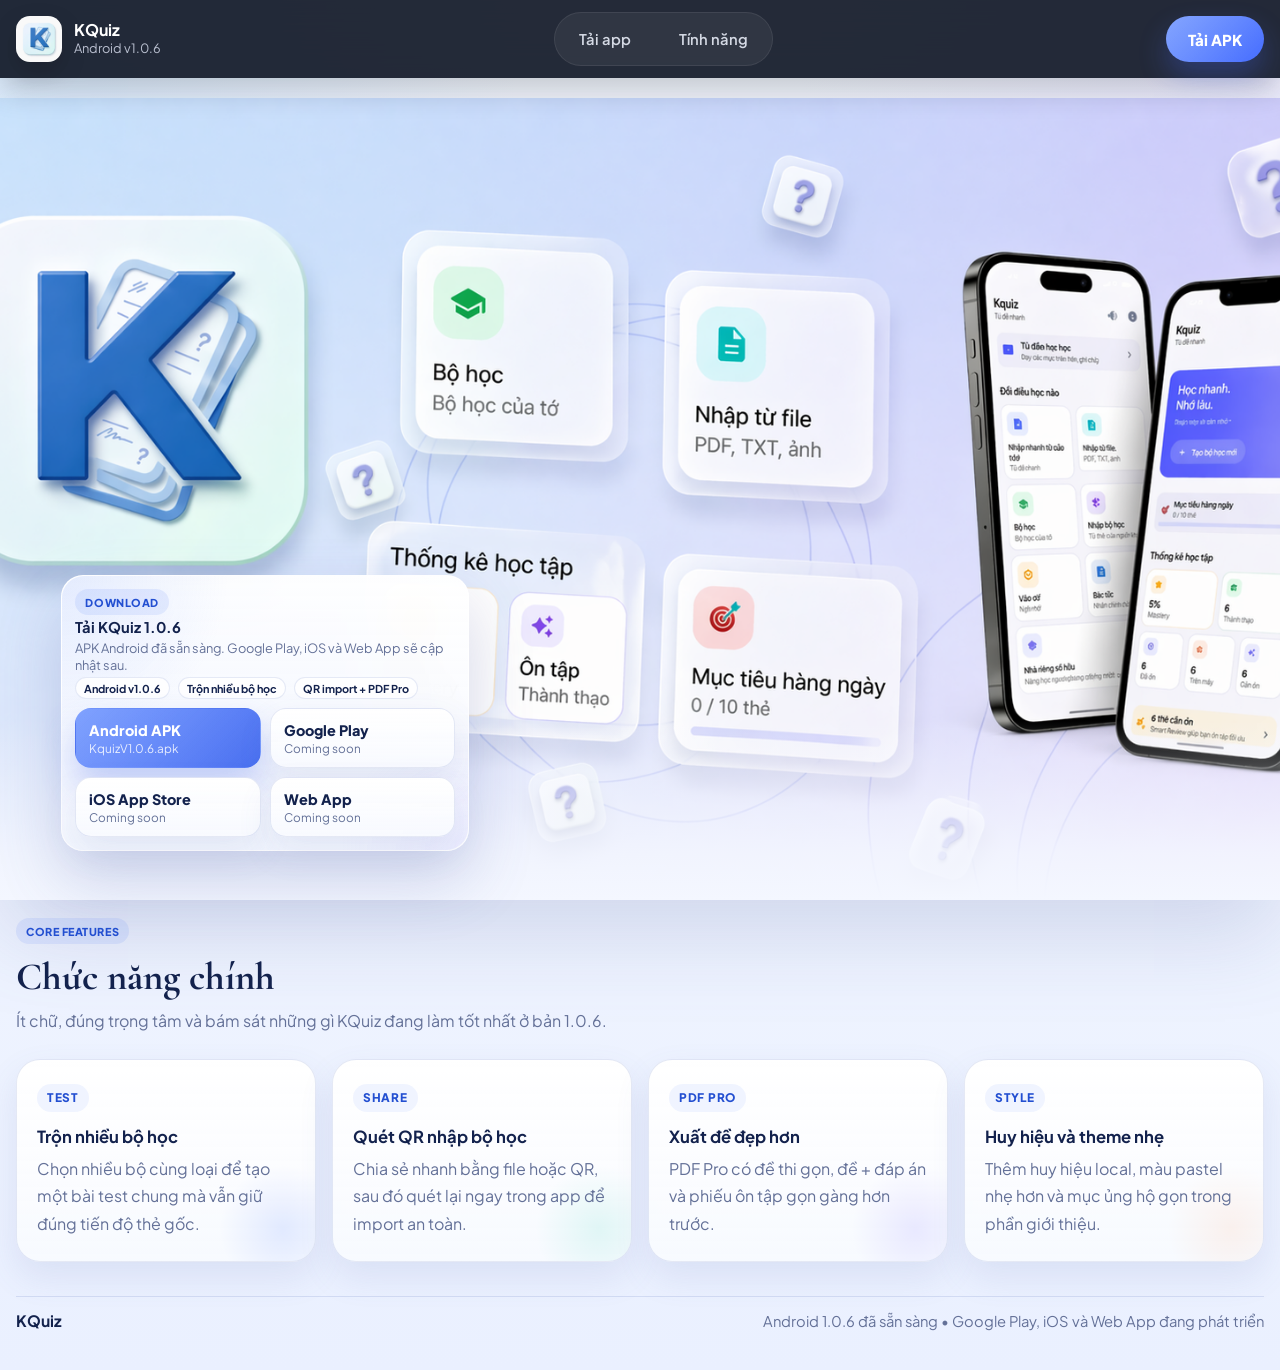
<file: index.html>
<!DOCTYPE html>
<html lang="vi">
<head>
  <meta charset="UTF-8">
  <meta name="viewport" content="width=device-width, initial-scale=1.0">
  <title>KQuiz | Tải ứng dụng học tập chính thức</title>
  <meta
    name="description"
    content="Tải KQuiz Android APK v1.0.6 với trộn nhiều bộ học, quét QR nhập bộ học, PDF Pro đẹp hơn, huy hiệu local và theme màu nhẹ."
  >
  <meta name="theme-color" content="#111827">
  <meta property="og:title" content="KQuiz | Tải ứng dụng học tập chính thức">
  <meta
    property="og:description"
    content="Trang tải chính thức của KQuiz với ảnh hero lớn, nút tải rõ ràng và phần giới thiệu ngắn về các tính năng chính của bản 1.0.6."
  >
  <meta property="og:type" content="website">
  <meta property="og:image" content="./assets/hero/hero-desktop.png">
  <link rel="preconnect" href="https://fonts.googleapis.com">
  <link rel="preconnect" href="https://fonts.gstatic.com" crossorigin>
  <link
    href="https://fonts.googleapis.com/css2?family=Cormorant+Garamond:wght@600;700&family=Plus+Jakarta+Sans:wght@400;500;600;700;800&display=swap"
    rel="stylesheet"
  >
  <link rel="icon" type="image/jpeg" href="./assets/hero/logo-k.jpg">
  <link rel="stylesheet" href="./styles.css">
</head>
<body>
  <header class="topbar">
    <div class="topbar__inner">
      <a class="brand" href="#top" aria-label="KQuiz">
        <img class="brand__icon" src="./assets/hero/logo-k.jpg" alt="Logo KQuiz">
        <span class="brand__copy">
          <strong>KQuiz</strong>
          <small>Android v1.0.6</small>
        </span>
      </a>

      <nav class="topbar__nav" aria-label="Điều hướng chính">
        <a class="topbar__link" href="#download">Tải app</a>
        <a class="topbar__link" href="#features">Tính năng</a>
      </nav>

      <a class="topbar__cta" href="./downloads/KquizV1.0.6.apk" download>Tải APK</a>
    </div>
  </header>

  <main id="top">
    <section id="download" class="hero">
      <div class="hero__inner">
        <picture class="hero__image">
          <source media="(max-width: 860px)" srcset="./assets/hero/hero-mobile.png">
          <img
            src="./assets/hero/hero-desktop.png"
            alt="Ảnh hero của KQuiz với logo K, các thẻ tính năng và mockup ứng dụng."
            fetchpriority="high"
          >
        </picture>

        <div class="hero__downloads" aria-label="Tải KQuiz">
          <div class="hero__downloads-head">
            <span class="hero__downloads-kicker">Download</span>
            <strong>Tải KQuiz 1.0.6</strong>
            <p>APK Android đã sẵn sàng. Google Play, iOS và Web App sẽ cập nhật sau.</p>
            <div class="hero__badges" aria-label="Điểm nổi bật">
              <span class="hero__badge">Android v1.0.6</span>
              <span class="hero__badge">Trộn nhiều bộ học</span>
              <span class="hero__badge">QR import + PDF Pro</span>
            </div>
          </div>

          <a class="download-button download-button--primary" href="./downloads/KquizV1.0.6.apk" download>
            <span>Android APK</span>
            <small>KquizV1.0.6.apk</small>
          </a>

          <button class="download-button" type="button" disabled>
            <span>Google Play</span>
            <small>Coming soon</small>
          </button>

          <button class="download-button" type="button" disabled>
            <span>iOS App Store</span>
            <small>Coming soon</small>
          </button>

          <button class="download-button" type="button" disabled>
            <span>Web App</span>
            <small>Coming soon</small>
          </button>
        </div>
      </div>
    </section>

    <section id="features" class="features">
      <div class="features__inner">
        <div class="features__head reveal" style="--delay: 0.02s">
          <span class="eyebrow">Core features</span>
          <h2>Chức năng chính</h2>
          <p>Ít chữ, đúng trọng tâm và bám sát những gì KQuiz đang làm tốt nhất ở bản 1.0.6.</p>
        </div>

        <div class="features__grid">
          <article class="feature feature--blue reveal" style="--delay: 0.04s">
            <span class="feature__meta">TEST</span>
            <h3>Trộn nhiều bộ học</h3>
            <p>Chọn nhiều bộ cùng loại để tạo một bài test chung mà vẫn giữ đúng tiến độ thẻ gốc.</p>
          </article>

          <article class="feature feature--mint reveal" style="--delay: 0.08s">
            <span class="feature__meta">SHARE</span>
            <h3>Quét QR nhập bộ học</h3>
            <p>Chia sẻ nhanh bằng file hoặc QR, sau đó quét lại ngay trong app để import an toàn.</p>
          </article>

          <article class="feature feature--violet reveal" style="--delay: 0.12s">
            <span class="feature__meta">PDF PRO</span>
            <h3>Xuất đề đẹp hơn</h3>
            <p>PDF Pro có đề thi gọn, đề + đáp án và phiếu ôn tập gọn gàng hơn trước.</p>
          </article>

          <article class="feature feature--peach reveal" style="--delay: 0.16s">
            <span class="feature__meta">STYLE</span>
            <h3>Huy hiệu và theme nhẹ</h3>
            <p>Thêm huy hiệu local, màu pastel nhẹ hơn và mục ủng hộ gọn trong phần giới thiệu.</p>
          </article>
        </div>
      </div>
    </section>
  </main>

  <footer class="footer">
    <div class="footer__inner">
      <strong>KQuiz</strong>
      <p>Android 1.0.6 đã sẵn sàng • Google Play, iOS và Web App đang phát triển</p>
    </div>
  </footer>

  <script src="./script.js"></script>
</body>
</html>
</file>
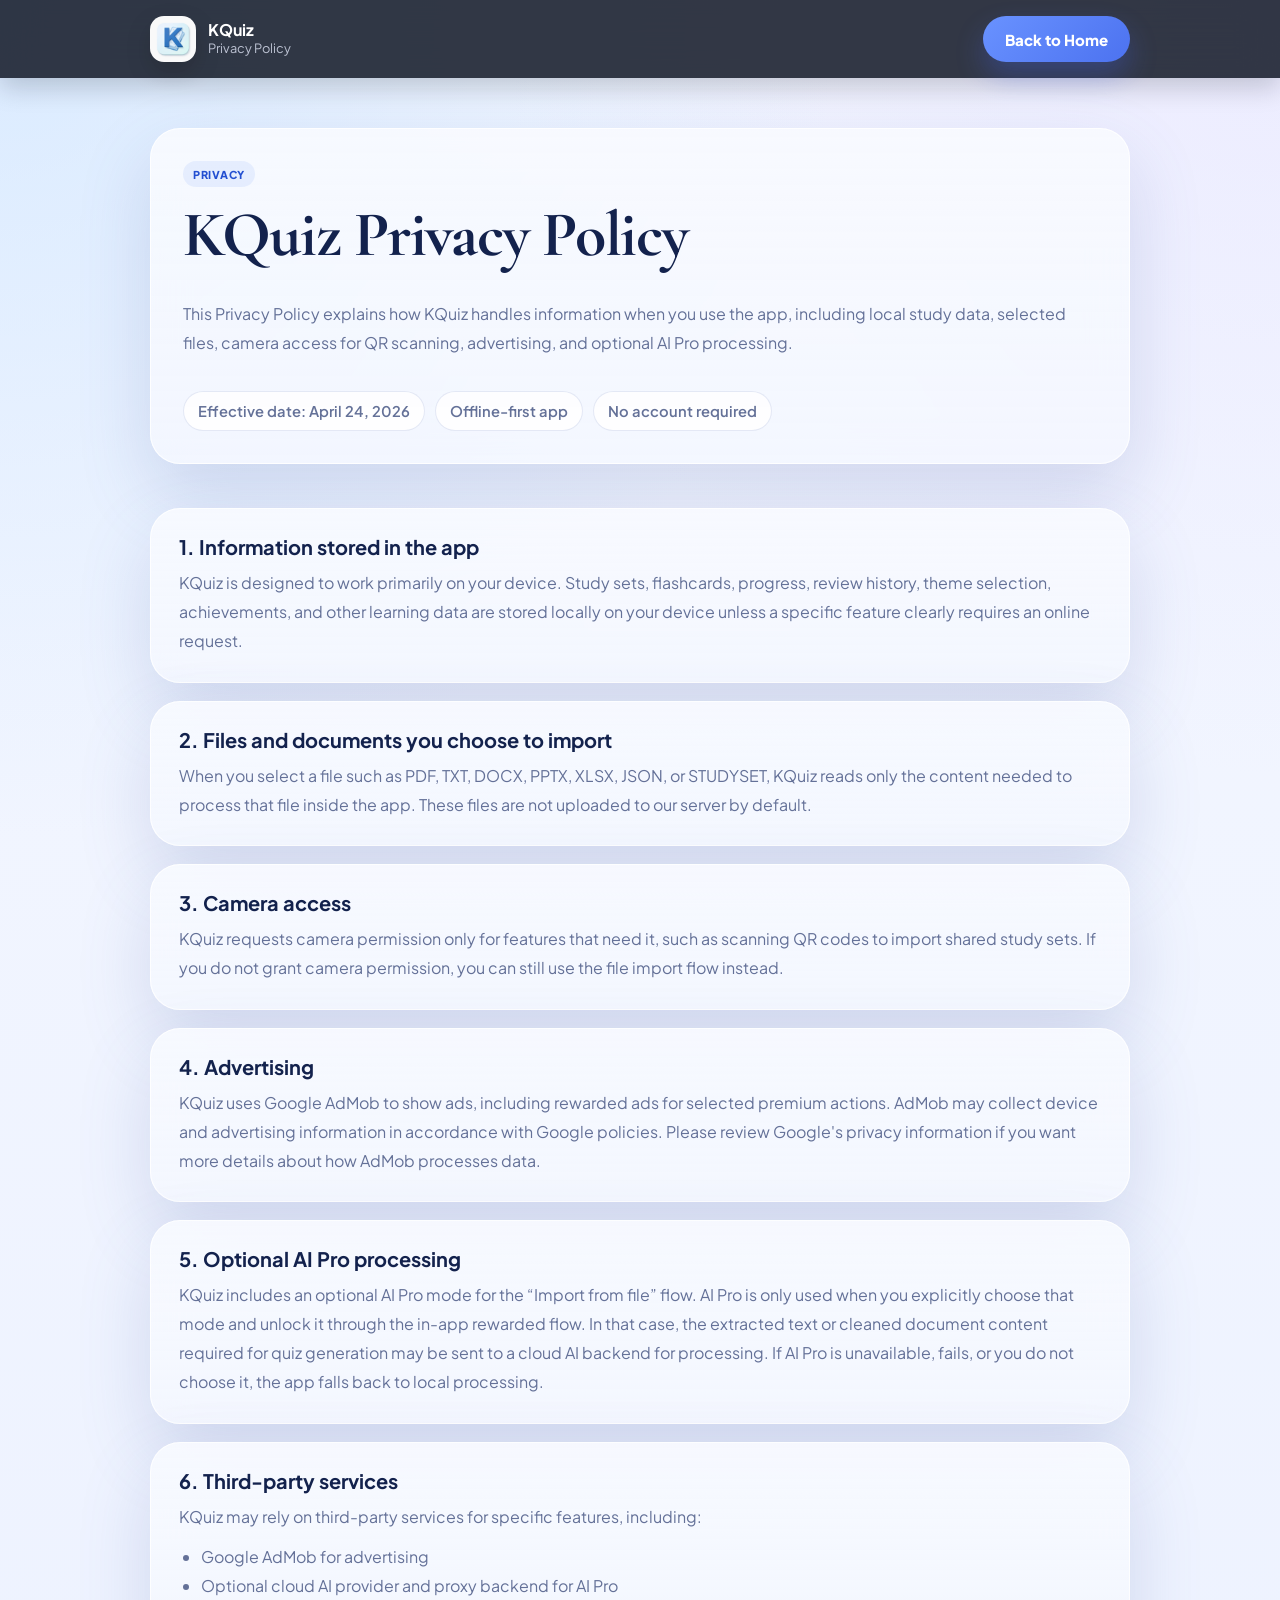
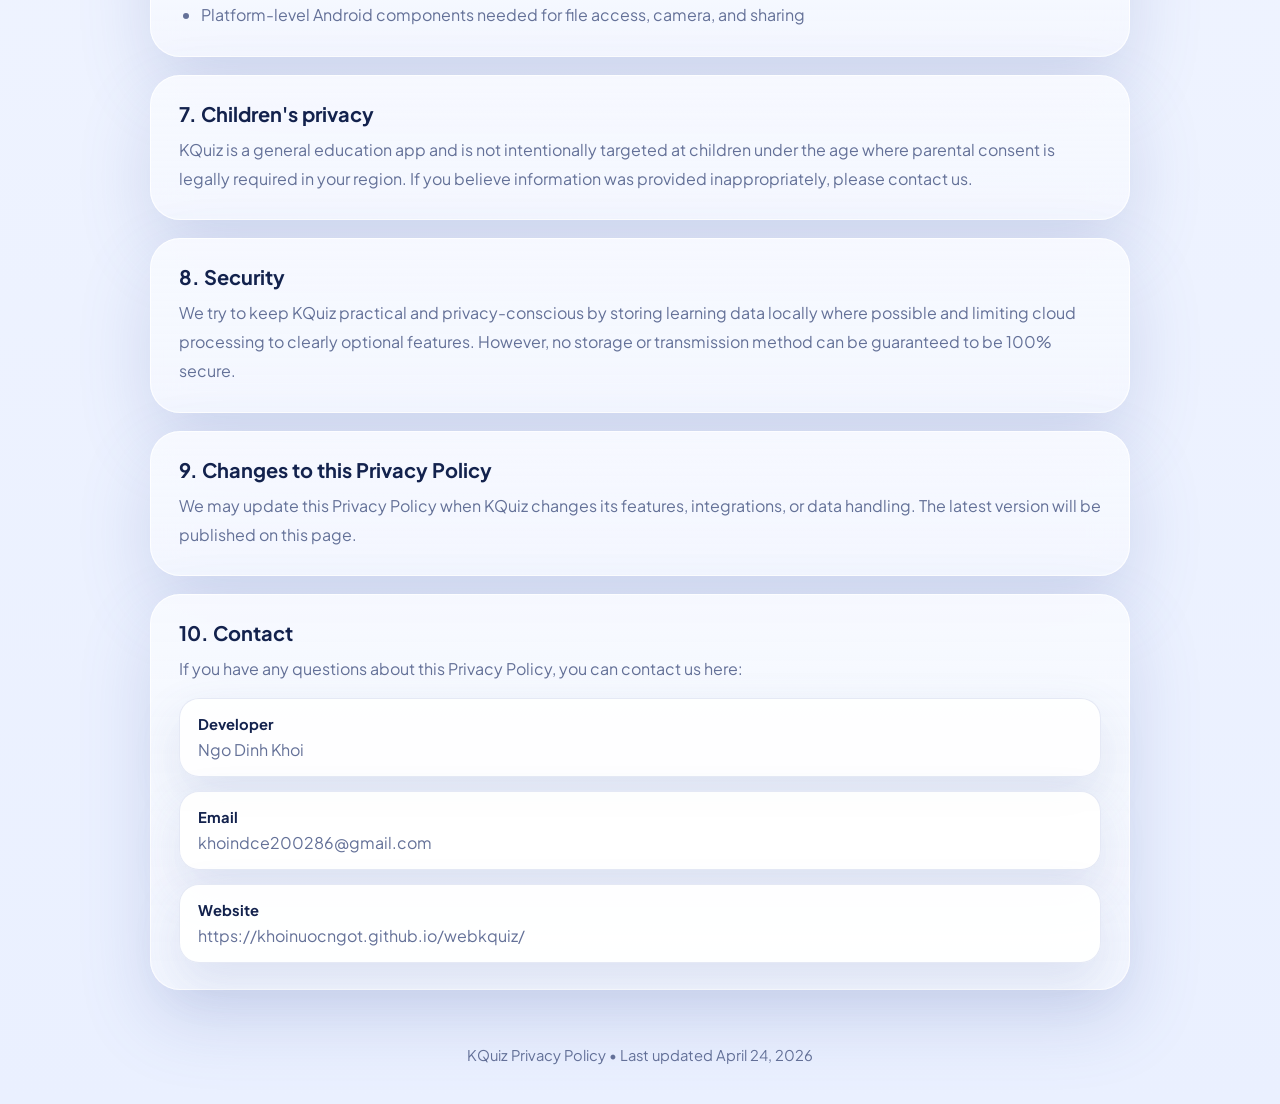
<file: privacy.html>
<!DOCTYPE html>
<html lang="en">
<head>
  <meta charset="UTF-8">
  <meta name="viewport" content="width=device-width, initial-scale=1.0">
  <title>KQuiz Privacy Policy</title>
  <meta
    name="description"
    content="Privacy Policy for KQuiz, including information about local storage, file access, camera access, ads, and optional AI Pro processing."
  >
  <meta name="theme-color" content="#111827">
  <link rel="preconnect" href="https://fonts.googleapis.com">
  <link rel="preconnect" href="https://fonts.gstatic.com" crossorigin>
  <link
    href="https://fonts.googleapis.com/css2?family=Cormorant+Garamond:wght@600;700&family=Plus+Jakarta+Sans:wght@400;500;600;700;800&display=swap"
    rel="stylesheet"
  >
  <link rel="icon" type="image/jpeg" href="./assets/hero/logo-k.jpg">
  <style>
    :root {
      --page-bg: #f4f7ff;
      --page-tint: #eaf0ff;
      --surface: rgba(255, 255, 255, 0.94);
      --surface-soft: rgba(255, 255, 255, 0.82);
      --text: #13224d;
      --text-soft: #647198;
      --blue: #5c84ff;
      --blue-deep: #234fd1;
      --mint: #56d8c0;
      --line: rgba(94, 116, 191, 0.16);
      --shadow-lg: 0 30px 72px rgba(87, 104, 170, 0.2);
      --shadow-md: 0 20px 48px rgba(95, 111, 175, 0.16);
      --radius-xl: 30px;
      --radius-lg: 24px;
      --radius-md: 20px;
      --content-width: min(980px, calc(100% - 32px));
    }

    * {
      box-sizing: border-box;
    }

    html {
      scroll-behavior: smooth;
    }

    body {
      margin: 0;
      min-height: 100vh;
      font-family: "Plus Jakarta Sans", sans-serif;
      color: var(--text);
      background:
        radial-gradient(circle at top left, rgba(182, 218, 255, 0.42), transparent 28%),
        radial-gradient(circle at top right, rgba(214, 204, 255, 0.26), transparent 26%),
        linear-gradient(180deg, var(--page-bg) 0%, var(--page-tint) 100%);
    }

    img {
      display: block;
      max-width: 100%;
    }

    a {
      color: inherit;
      text-decoration: none;
    }

    .topbar {
      position: sticky;
      top: 0;
      z-index: 30;
      background: rgba(14, 20, 34, 0.84);
      backdrop-filter: blur(18px);
      box-shadow: 0 10px 24px rgba(7, 12, 25, 0.18);
    }

    .topbar__inner {
      width: var(--content-width);
      margin: 0 auto;
      min-height: 78px;
      display: flex;
      align-items: center;
      justify-content: space-between;
      gap: 18px;
    }

    .brand {
      display: inline-flex;
      align-items: center;
      gap: 12px;
      min-width: 0;
    }

    .brand__icon {
      width: 46px;
      height: 46px;
      border-radius: 14px;
      object-fit: cover;
      box-shadow: 0 10px 24px rgba(0, 0, 0, 0.18);
    }

    .brand__copy {
      display: flex;
      flex-direction: column;
      gap: 2px;
    }

    .brand__copy strong {
      color: #ffffff;
      font-size: 1rem;
      line-height: 1;
    }

    .brand__copy small {
      color: rgba(232, 238, 255, 0.76);
      font-size: 0.8rem;
    }

    .topbar__link {
      min-height: 46px;
      padding: 0 22px;
      display: inline-flex;
      align-items: center;
      justify-content: center;
      border-radius: 999px;
      background: linear-gradient(135deg, #6992ff 0%, #4c72f0 100%);
      color: #ffffff;
      font-size: 0.94rem;
      font-weight: 800;
      box-shadow: 0 14px 28px rgba(67, 101, 231, 0.32);
      transition: transform 180ms ease, box-shadow 180ms ease;
    }

    .topbar__link:hover,
    .topbar__link:focus-visible {
      transform: translateY(-1px);
      box-shadow: 0 18px 32px rgba(67, 101, 231, 0.38);
    }

    main {
      width: var(--content-width);
      margin: 0 auto;
      padding: 34px 0 56px;
    }

    .hero {
      padding: 16px 0 20px;
    }

    .hero__card,
    .section {
      border: 1px solid rgba(255, 255, 255, 0.82);
      border-radius: var(--radius-xl);
      background: linear-gradient(180deg, rgba(248, 250, 255, 0.92), rgba(244, 247, 255, 0.84));
      box-shadow: var(--shadow-lg);
      backdrop-filter: blur(18px);
    }

    .hero__card {
      padding: 32px;
      display: grid;
      gap: 18px;
    }

    .eyebrow {
      display: inline-flex;
      align-items: center;
      width: fit-content;
      min-height: 26px;
      padding: 0 10px;
      border-radius: 999px;
      background: rgba(84, 124, 246, 0.1);
      color: var(--blue-deep);
      font-size: 0.68rem;
      font-weight: 800;
      letter-spacing: 0.05em;
      text-transform: uppercase;
    }

    h1 {
      margin: 0;
      font-family: "Cormorant Garamond", serif;
      font-size: clamp(2.6rem, 5vw, 4.4rem);
      line-height: 0.95;
      letter-spacing: -0.02em;
    }

    .hero__meta {
      display: flex;
      flex-wrap: wrap;
      gap: 10px;
    }

    .hero__meta span {
      padding: 10px 14px;
      border: 1px solid var(--line);
      border-radius: 999px;
      background: var(--surface-soft);
      color: var(--text-soft);
      font-size: 0.92rem;
      font-weight: 600;
    }

    .hero__copy,
    .section p,
    li {
      color: var(--text-soft);
      font-size: 1rem;
      line-height: 1.8;
    }

    .section-wrap {
      display: grid;
      gap: 18px;
      margin-top: 24px;
    }

    .section {
      padding: 26px 28px;
    }

    .section h2 {
      margin: 0 0 10px;
      font-size: 1.25rem;
      line-height: 1.2;
    }

    .section p {
      margin: 0;
    }

    ul {
      margin: 12px 0 0;
      padding-left: 22px;
    }

    .contact {
      display: grid;
      gap: 14px;
      margin-top: 14px;
    }

    .contact__item {
      padding: 16px 18px;
      border: 1px solid var(--line);
      border-radius: var(--radius-md);
      background: var(--surface);
      box-shadow: var(--shadow-md);
    }

    .contact__item strong {
      display: block;
      margin-bottom: 6px;
      font-size: 0.92rem;
    }

    .contact__item span,
    .contact__item a {
      color: var(--text-soft);
      word-break: break-word;
    }

    .footer {
      width: var(--content-width);
      margin: 0 auto 40px;
      color: var(--text-soft);
      font-size: 0.92rem;
      text-align: center;
    }

    @media (max-width: 860px) {
      .topbar__inner {
        min-height: 84px;
        padding: 0 4px;
      }

      .topbar__link {
        min-height: 42px;
        padding: 0 18px;
      }

      main {
        padding: 22px 0 42px;
      }

      .hero__card,
      .section {
        padding: 22px 18px;
      }

      .hero__copy,
      .section p,
      li {
        font-size: 0.96rem;
        line-height: 1.7;
      }
    }
  </style>
</head>
<body>
  <header class="topbar">
    <div class="topbar__inner">
      <a class="brand" href="./index.html" aria-label="KQuiz home">
        <img class="brand__icon" src="./assets/hero/logo-k.jpg" alt="KQuiz logo">
        <span class="brand__copy">
          <strong>KQuiz</strong>
          <small>Privacy Policy</small>
        </span>
      </a>

      <a class="topbar__link" href="./index.html">Back to Home</a>
    </div>
  </header>

  <main>
    <section class="hero">
      <div class="hero__card">
        <span class="eyebrow">Privacy</span>
        <h1>KQuiz Privacy Policy</h1>
        <p class="hero__copy">
          This Privacy Policy explains how KQuiz handles information when you use the app, including
          local study data, selected files, camera access for QR scanning, advertising, and optional
          AI Pro processing.
        </p>
        <div class="hero__meta">
          <span>Effective date: April 24, 2026</span>
          <span>Offline-first app</span>
          <span>No account required</span>
        </div>
      </div>
    </section>

    <div class="section-wrap">
      <section class="section">
        <h2>1. Information stored in the app</h2>
        <p>
          KQuiz is designed to work primarily on your device. Study sets, flashcards, progress,
          review history, theme selection, achievements, and other learning data are stored locally
          on your device unless a specific feature clearly requires an online request.
        </p>
      </section>

      <section class="section">
        <h2>2. Files and documents you choose to import</h2>
        <p>
          When you select a file such as PDF, TXT, DOCX, PPTX, XLSX, JSON, or STUDYSET, KQuiz reads
          only the content needed to process that file inside the app. These files are not uploaded
          to our server by default.
        </p>
      </section>

      <section class="section">
        <h2>3. Camera access</h2>
        <p>
          KQuiz requests camera permission only for features that need it, such as scanning QR codes
          to import shared study sets. If you do not grant camera permission, you can still use the
          file import flow instead.
        </p>
      </section>

      <section class="section">
        <h2>4. Advertising</h2>
        <p>
          KQuiz uses Google AdMob to show ads, including rewarded ads for selected premium actions.
          AdMob may collect device and advertising information in accordance with Google policies.
          Please review Google&apos;s privacy information if you want more details about how AdMob
          processes data.
        </p>
      </section>

      <section class="section">
        <h2>5. Optional AI Pro processing</h2>
        <p>
          KQuiz includes an optional AI Pro mode for the “Import from file” flow. AI Pro is only used
          when you explicitly choose that mode and unlock it through the in-app rewarded flow. In that
          case, the extracted text or cleaned document content required for quiz generation may be sent
          to a cloud AI backend for processing. If AI Pro is unavailable, fails, or you do not choose
          it, the app falls back to local processing.
        </p>
      </section>

      <section class="section">
        <h2>6. Third-party services</h2>
        <p>KQuiz may rely on third-party services for specific features, including:</p>
        <ul>
          <li>Google AdMob for advertising</li>
          <li>Optional cloud AI provider and proxy backend for AI Pro</li>
          <li>Platform-level Android components needed for file access, camera, and sharing</li>
        </ul>
      </section>

      <section class="section">
        <h2>7. Children&apos;s privacy</h2>
        <p>
          KQuiz is a general education app and is not intentionally targeted at children under the age
          where parental consent is legally required in your region. If you believe information was
          provided inappropriately, please contact us.
        </p>
      </section>

      <section class="section">
        <h2>8. Security</h2>
        <p>
          We try to keep KQuiz practical and privacy-conscious by storing learning data locally where
          possible and limiting cloud processing to clearly optional features. However, no storage or
          transmission method can be guaranteed to be 100% secure.
        </p>
      </section>

      <section class="section">
        <h2>9. Changes to this Privacy Policy</h2>
        <p>
          We may update this Privacy Policy when KQuiz changes its features, integrations, or data
          handling. The latest version will be published on this page.
        </p>
      </section>

      <section class="section">
        <h2>10. Contact</h2>
        <p>If you have any questions about this Privacy Policy, you can contact us here:</p>
        <div class="contact">
          <div class="contact__item">
            <strong>Developer</strong>
            <span>Ngo Dinh Khoi</span>
          </div>
          <div class="contact__item">
            <strong>Email</strong>
            <a href="mailto:khoindce200286@gmail.com">khoindce200286@gmail.com</a>
          </div>
          <div class="contact__item">
            <strong>Website</strong>
            <a href="https://khoinuocngot.github.io/webkquiz/">https://khoinuocngot.github.io/webkquiz/</a>
          </div>
        </div>
      </section>
    </div>
  </main>

  <footer class="footer">
    KQuiz Privacy Policy • Last updated April 24, 2026
  </footer>
</body>
</html>
</file>
<file: styles.css>
:root {
  --page-bg: #f4f7ff;
  --page-tint: #eaf0ff;
  --surface: rgba(255, 255, 255, 0.94);
  --surface-soft: rgba(255, 255, 255, 0.82);
  --surface-strong: rgba(250, 252, 255, 0.9);
  --text: #13224d;
  --text-soft: #647198;
  --blue: #5c84ff;
  --blue-deep: #234fd1;
  --mint: #56d8c0;
  --violet: #8d7fff;
  --peach: #ffb389;
  --line: rgba(94, 116, 191, 0.16);
  --line-strong: rgba(90, 111, 186, 0.28);
  --shadow-lg: 0 34px 84px rgba(80, 96, 160, 0.2);
  --shadow-md: 0 22px 54px rgba(86, 103, 172, 0.16);
  --shadow-sm: 0 15px 34px rgba(93, 108, 174, 0.12);
  --radius-xl: 30px;
  --radius-lg: 24px;
  --radius-md: 20px;
  --content-width: min(1380px, calc(100% - 32px));
}

* {
  box-sizing: border-box;
}

html {
  scroll-behavior: smooth;
  overflow-x: clip;
}

body {
  margin: 0;
  min-height: 100vh;
  overflow-x: clip;
  font-family: "Plus Jakarta Sans", sans-serif;
  color: var(--text);
  background:
    radial-gradient(circle at top left, rgba(190, 225, 255, 0.46), transparent 28%),
    radial-gradient(circle at top right, rgba(220, 209, 255, 0.3), transparent 26%),
    linear-gradient(180deg, #f8fbff 0%, var(--page-tint) 100%);
}

img {
  display: block;
  max-width: 100%;
}

a {
  color: inherit;
  text-decoration: none;
}

button,
a {
  -webkit-tap-highlight-color: transparent;
}

.topbar {
  position: sticky;
  top: 0;
  z-index: 30;
  background: rgba(13, 19, 35, 0.9);
  backdrop-filter: blur(18px);
  box-shadow: 0 12px 30px rgba(7, 12, 25, 0.2);
}

.topbar__inner {
  width: var(--content-width);
  margin: 0 auto;
  min-height: 78px;
  display: flex;
  align-items: center;
  justify-content: space-between;
  gap: 18px;
}

.brand {
  display: inline-flex;
  align-items: center;
  gap: 12px;
  min-width: 0;
}

.brand__icon {
  width: 46px;
  height: 46px;
  border-radius: 14px;
  object-fit: cover;
  box-shadow: 0 10px 24px rgba(0, 0, 0, 0.18);
}

.brand__copy {
  display: flex;
  flex-direction: column;
  gap: 2px;
}

.brand__copy strong {
  color: #ffffff;
  font-size: 1rem;
  line-height: 1;
}

.brand__copy small {
  color: rgba(232, 238, 255, 0.76);
  font-size: 0.8rem;
}

.topbar__nav {
  display: flex;
  align-items: center;
  gap: 12px;
  padding: 6px;
  border: 1px solid rgba(255, 255, 255, 0.08);
  border-radius: 999px;
  background: rgba(255, 255, 255, 0.055);
}

.topbar__link {
  min-height: 40px;
  padding: 0 18px;
  display: inline-flex;
  align-items: center;
  justify-content: center;
  border-radius: 999px;
  color: rgba(240, 244, 255, 0.86);
  font-size: 0.92rem;
  font-weight: 600;
  transition: background 180ms ease, color 180ms ease, transform 180ms ease;
}

.topbar__link:hover,
.topbar__link:focus-visible {
  background: rgba(255, 255, 255, 0.08);
  color: #ffffff;
  transform: translateY(-1px);
}

.topbar__cta {
  min-height: 46px;
  padding: 0 22px;
  display: inline-flex;
  align-items: center;
  justify-content: center;
  border-radius: 999px;
  background:
    linear-gradient(135deg, rgba(255, 255, 255, 0.16), rgba(255, 255, 255, 0)),
    linear-gradient(135deg, #6d94ff 0%, #456cff 100%);
  color: #ffffff;
  font-size: 0.94rem;
  font-weight: 800;
  box-shadow: 0 14px 28px rgba(67, 101, 231, 0.32);
  transition: transform 180ms ease, box-shadow 180ms ease;
}

.topbar__cta:hover,
.topbar__cta:focus-visible {
  transform: translateY(-1px);
  box-shadow: 0 18px 32px rgba(67, 101, 231, 0.38);
}

.hero {
  position: relative;
  padding-top: 20px;
}

.hero__inner {
  position: relative;
  width: 100%;
  min-height: calc(100svh - 98px);
}

.hero__inner::after {
  content: "";
  position: absolute;
  inset: auto 0 0;
  height: clamp(88px, 16vw, 180px);
  background: linear-gradient(180deg, rgba(244, 247, 255, 0), rgba(244, 247, 255, 0.84) 74%, var(--page-bg));
  pointer-events: none;
}

.hero__image {
  display: block;
  width: 100%;
}

.hero__image img {
  width: 100%;
  height: calc(100svh - 98px);
  min-height: 640px;
  object-fit: cover;
  object-position: center center;
  box-shadow: var(--shadow-lg);
}

.hero__downloads {
  position: absolute;
  left: clamp(40px, 4.8vw, 94px);
  bottom: clamp(16px, 3.8vw, 58px);
  display: grid;
  grid-template-columns: repeat(2, minmax(165px, 1fr));
  gap: 9px;
  width: min(408px, calc(100% - 48px));
  padding: 13px;
  border: 1px solid rgba(255, 255, 255, 0.84);
  border-radius: 22px;
  background: linear-gradient(180deg, rgba(255, 255, 255, 0.94), rgba(244, 247, 255, 0.86));
  box-shadow: 0 28px 64px rgba(78, 95, 166, 0.24);
  backdrop-filter: blur(18px);
  z-index: 2;
}

.hero__downloads::before {
  content: "";
  position: absolute;
  inset: 0;
  border-radius: inherit;
  background:
    radial-gradient(circle at top left, rgba(120, 156, 255, 0.18), transparent 34%),
    radial-gradient(circle at bottom right, rgba(168, 150, 255, 0.12), transparent 26%);
  pointer-events: none;
}

.hero__downloads > * {
  position: relative;
  z-index: 1;
}

.hero__downloads-head {
  grid-column: 1 / -1;
  display: flex;
  flex-direction: column;
  gap: 3px;
  margin-bottom: 0;
}

.hero__downloads-kicker,
.eyebrow {
  display: inline-flex;
  align-items: center;
  width: fit-content;
  min-height: 26px;
  padding: 0 10px;
  border-radius: 999px;
  background: rgba(84, 124, 246, 0.12);
  color: var(--blue-deep);
  font-size: 0.68rem;
  font-weight: 800;
  letter-spacing: 0.05em;
  text-transform: uppercase;
}

.hero__downloads-head strong {
  font-size: 0.92rem;
  line-height: 1.25;
}

.hero__downloads-head p {
  margin: 0;
  color: var(--text-soft);
  font-size: 0.8rem;
  line-height: 1.35;
}

.hero__badges {
  display: flex;
  flex-wrap: wrap;
  gap: 8px;
}

.hero__badge {
  min-height: 22px;
  padding: 0 8px;
  display: inline-flex;
  align-items: center;
  justify-content: center;
  border: 1px solid rgba(103, 126, 201, 0.16);
  border-radius: 999px;
  background: rgba(255, 255, 255, 0.78);
  color: var(--text);
  font-size: 0.68rem;
  font-weight: 700;
}

.download-button {
  min-height: 60px;
  padding: 11px 13px;
  display: flex;
  flex-direction: column;
  justify-content: center;
  gap: 2px;
  border: 1px solid var(--line);
  border-radius: 16px;
  background: linear-gradient(180deg, rgba(255, 255, 255, 1), rgba(248, 250, 255, 0.94));
  color: var(--text);
  font: inherit;
  text-align: left;
  box-shadow:
    var(--shadow-sm),
    inset 0 1px 0 rgba(255, 255, 255, 0.9);
  cursor: not-allowed;
  transition: transform 180ms ease, box-shadow 180ms ease, border-color 180ms ease;
}

.download-button span {
  font-size: 0.9rem;
  font-weight: 800;
}

.download-button small {
  font-size: 0.74rem;
  color: var(--text-soft);
}

.download-button:hover,
.download-button:focus-visible {
  transform: translateY(-2px);
  box-shadow: 0 18px 34px rgba(101, 118, 183, 0.16);
}

.download-button--primary {
  background:
    linear-gradient(135deg, rgba(255, 255, 255, 0.18), rgba(255, 255, 255, 0)),
    linear-gradient(135deg, #648dff 0%, #496ff0 100%);
  color: #ffffff;
  border-color: transparent;
  box-shadow: 0 18px 34px rgba(68, 102, 232, 0.3);
  cursor: pointer;
}

.download-button--primary small {
  color: rgba(255, 255, 255, 0.84);
}

.features {
  position: relative;
  padding: 18px 0 0;
}

.features__inner,
.footer__inner {
  width: var(--content-width);
  margin: 0 auto;
}

.features__head {
  max-width: 620px;
  margin-bottom: 24px;
}

.features__head h2 {
  margin: 14px 0 10px;
  font-family: "Cormorant Garamond", serif;
  font-size: clamp(2.2rem, 3vw, 3.2rem);
  line-height: 1.02;
  font-weight: 700;
}

.features__head p,
.feature p {
  margin: 0;
  color: var(--text-soft);
  line-height: 1.72;
}

.features__grid {
  display: grid;
  grid-template-columns: repeat(4, minmax(0, 1fr));
  gap: 16px;
}

.feature {
  position: relative;
  overflow: hidden;
  padding: 24px 20px;
  border: 1px solid var(--line);
  border-radius: var(--radius-lg);
  background: linear-gradient(180deg, rgba(255, 255, 255, 1), rgba(248, 250, 255, 0.94));
  box-shadow:
    var(--shadow-sm),
    inset 0 1px 0 rgba(255, 255, 255, 0.92);
  transition: transform 200ms ease, box-shadow 200ms ease, border-color 200ms ease;
}

.feature:hover,
.feature:focus-within {
  transform: translateY(-4px);
  box-shadow: var(--shadow-md);
  border-color: var(--line-strong);
}

.feature::after {
  content: "";
  position: absolute;
  inset: auto -32px -32px auto;
  width: 128px;
  height: 128px;
  border-radius: 999px;
  opacity: 0.15;
}

.feature--blue::after {
  background: radial-gradient(circle, var(--blue), transparent 70%);
}

.feature--mint::after {
  background: radial-gradient(circle, var(--mint), transparent 70%);
}

.feature--violet::after {
  background: radial-gradient(circle, var(--violet), transparent 70%);
}

.feature--peach::after {
  background: radial-gradient(circle, var(--peach), transparent 70%);
}

.feature__meta {
  display: inline-flex;
  align-items: center;
  min-height: 28px;
  padding: 0 10px;
  margin-bottom: 14px;
  border-radius: 999px;
  background: rgba(239, 244, 255, 0.92);
  color: var(--blue-deep);
  font-size: 0.74rem;
  font-weight: 800;
  letter-spacing: 0.06em;
  text-transform: uppercase;
}

.feature h3 {
  position: relative;
  z-index: 1;
  margin: 0 0 8px;
  font-size: 1.04rem;
}

.feature p {
  position: relative;
  z-index: 1;
}

.footer {
  padding: 34px 0 40px;
}

.footer__inner {
  padding-top: 14px;
  border-top: 1px solid rgba(95, 117, 190, 0.18);
  display: flex;
  align-items: center;
  justify-content: space-between;
  gap: 16px;
}

.footer__inner strong {
  font-size: 0.98rem;
}

.footer__inner p {
  margin: 0;
  color: var(--text-soft);
  font-size: 0.92rem;
}

.reveal {
  opacity: 1;
  transform: none;
}

.js .reveal {
  opacity: 0;
  transform: translateY(26px) scale(0.985);
  transition:
    opacity 560ms ease,
    transform 560ms ease;
  transition-delay: var(--delay, 0s);
}

.js .reveal.is-visible {
  opacity: 1;
  transform: translateY(0) scale(1);
}

@media (max-width: 1120px) {
  .hero__downloads {
    width: min(392px, calc(100% - 40px));
  }

  .features__grid {
    grid-template-columns: repeat(2, minmax(0, 1fr));
  }
}

@media (max-width: 980px) {
  .topbar__inner {
    flex-wrap: wrap;
    padding: 14px 0;
  }

  .topbar__nav {
    order: 3;
    width: 100%;
    justify-content: center;
  }
}

@media (max-width: 860px) {
  :root {
    --content-width: min(100% - 20px, 760px);
  }

  .hero {
    padding-top: 8px;
  }

  .hero__inner {
    min-height: auto;
  }

  .hero__inner::after {
    display: none;
  }

  .hero__image {
    width: var(--content-width);
    margin: 0 auto;
    overflow: hidden;
    border-radius: 28px;
    box-shadow: var(--shadow-lg);
  }

  .hero__image img {
    height: auto;
    min-height: 0;
    object-fit: cover;
    object-position: center top;
    box-shadow: none;
  }

  .hero__downloads {
    position: static;
    width: var(--content-width);
    margin: -68px auto 0;
    grid-template-columns: repeat(2, minmax(0, 1fr));
    padding: 16px;
    border-color: rgba(105, 128, 206, 0.16);
    background: linear-gradient(180deg, rgba(255, 255, 255, 0.94), rgba(247, 249, 255, 0.88));
    box-shadow: var(--shadow-sm);
    backdrop-filter: none;
  }

  .hero__badges {
    margin-top: 2px;
  }

  .features {
    padding-top: 22px;
  }
}

@media (max-width: 560px) {
  .topbar {
    position: sticky;
  }

  .topbar__inner {
    display: grid;
    grid-template-columns: 1fr auto;
    align-items: start;
    gap: 8px 6px;
    min-height: auto;
    padding: 10px 0 8px;
  }

  .brand {
    grid-column: 1;
    grid-row: 1;
    gap: 7px;
    min-width: 0;
  }

  .brand__icon {
    width: 34px;
    height: 34px;
    border-radius: 10px;
  }

  .brand__copy strong {
    font-size: 0.84rem;
  }

  .brand__copy small {
    font-size: 0.66rem;
  }

  .topbar__cta {
    display: none;
  }

  .topbar__nav {
    grid-column: 2;
    grid-row: 1;
    width: auto;
    justify-content: flex-end;
    justify-self: end;
    align-self: start;
    gap: 4px;
    padding: 0;
    border: 0;
    background: transparent;
  }

  .topbar__link {
    min-height: 28px;
    padding: 0 10px;
    font-size: 0.75rem;
    border-radius: 999px;
    border: 1px solid rgba(255, 255, 255, 0.08);
    background: rgba(255, 255, 255, 0.04);
  }

  .hero {
    padding-top: 4px;
  }

  .hero__image {
    width: calc(100% - 12px);
    border-radius: 24px;
  }

  .hero__image img {
    height: min(104vw, 430px);
    width: 100%;
    object-position: center 14%;
  }

  .hero__downloads {
    width: calc(100% - 16px);
    margin-top: -62px;
    gap: 8px;
    padding: 12px;
    border-radius: 22px;
    background: linear-gradient(180deg, rgba(255, 255, 255, 0.97), rgba(246, 248, 255, 0.95));
  }

  .hero__downloads-head {
    gap: 4px;
    margin-bottom: 1px;
  }

  .hero__downloads-head strong {
    font-size: 0.92rem;
  }

  .hero__downloads-head p {
    font-size: 0.82rem;
    line-height: 1.45;
    max-width: 28ch;
  }

  .hero__badges {
    display: none;
  }

  .download-button {
    min-height: 62px;
    padding: 12px 12px 11px;
  }

  .download-button span {
    font-size: 0.88rem;
  }

  .download-button small {
    font-size: 0.72rem;
  }

  .features {
    padding-top: 18px;
  }

  .features__head {
    margin-bottom: 18px;
  }

  .features__head h2 {
    font-size: 1.9rem;
  }

  .features__grid {
    grid-template-columns: 1fr;
    gap: 12px;
  }

  .download-button,
  .feature {
    padding: 16px 14px;
  }

  .footer__inner {
    flex-direction: column;
    align-items: flex-start;
  }
}

@media (max-width: 380px) {
  .hero__downloads {
    grid-template-columns: 1fr;
    margin-top: -46px;
  }
}

@media (prefers-reduced-motion: reduce) {
  html {
    scroll-behavior: auto;
  }

  .js .reveal,
  .topbar__link,
  .topbar__cta,
  .download-button,
  .feature {
    transition: none;
    transform: none;
  }
}
</file>
